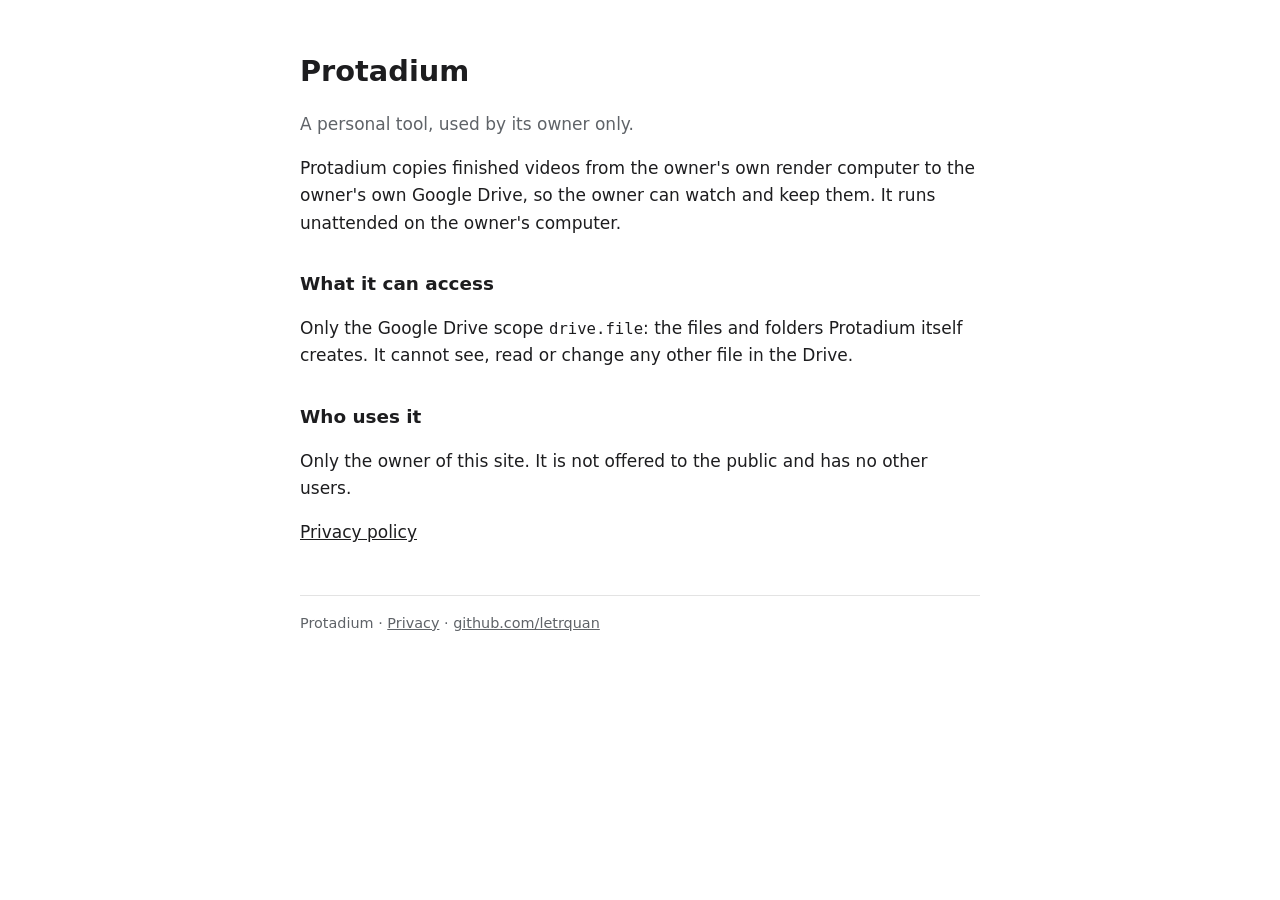
<file: index.html>
<!doctype html>
<html lang="en">
<head>
<meta charset="utf-8">
<meta name="viewport" content="width=device-width, initial-scale=1">
<title>Protadium</title>
<link rel="stylesheet" href="style.css">
</head>
<body>
<main>
<h1>Protadium</h1>
<p class="sub">A personal tool, used by its owner only.</p>

<p>Protadium copies finished videos from the owner's own render computer to the owner's own Google Drive, so the
owner can watch and keep them. It runs unattended on the owner's computer.</p>

<h2>What it can access</h2>
<p>Only the Google Drive scope <code>drive.file</code>: the files and folders Protadium itself creates. It cannot see,
read or change any other file in the Drive.</p>

<h2>Who uses it</h2>
<p>Only the owner of this site. It is not offered to the public and has no other users.</p>

<p><a href="privacy.html">Privacy policy</a></p>

<footer>Protadium &middot; <a href="privacy.html">Privacy</a> &middot; <a href="https://github.com/letrquan">github.com/letrquan</a></footer>
</main>
</body>
</html>
</file>
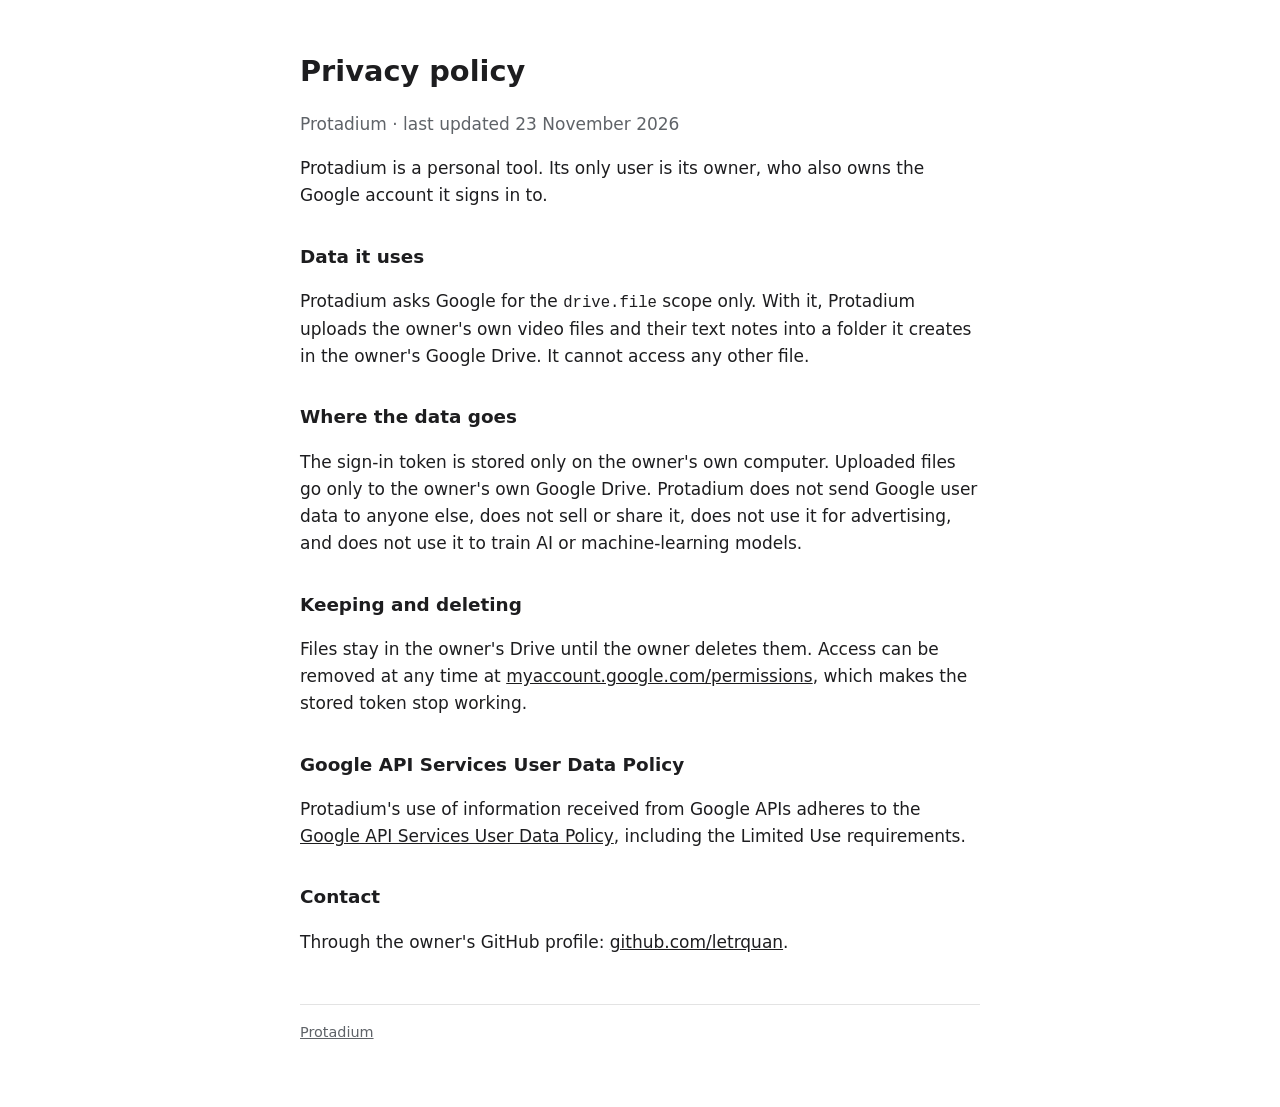
<file: privacy.html>
<!doctype html>
<html lang="en">
<head>
<meta charset="utf-8">
<meta name="viewport" content="width=device-width, initial-scale=1">
<title>Protadium privacy policy</title>
<link rel="stylesheet" href="style.css">
</head>
<body>
<main>
<h1>Privacy policy</h1>
<p class="sub">Protadium &middot; last updated 23 November 2026</p>

<p>Protadium is a personal tool. Its only user is its owner, who also owns the Google account it signs in to.</p>

<h2>Data it uses</h2>
<p>Protadium asks Google for the <code>drive.file</code> scope only. With it, Protadium uploads the owner's own video
files and their text notes into a folder it creates in the owner's Google Drive. It cannot access any other file.</p>

<h2>Where the data goes</h2>
<p>The sign-in token is stored only on the owner's own computer. Uploaded files go only to the owner's own Google
Drive. Protadium does not send Google user data to anyone else, does not sell or share it, does not use it for
advertising, and does not use it to train AI or machine-learning models.</p>

<h2>Keeping and deleting</h2>
<p>Files stay in the owner's Drive until the owner deletes them. Access can be removed at any time at
<a href="https://myaccount.google.com/permissions">myaccount.google.com/permissions</a>, which makes the stored
token stop working.</p>

<h2>Google API Services User Data Policy</h2>
<p>Protadium's use of information received from Google APIs adheres to the
<a href="https://developers.google.com/terms/api-services-user-data-policy">Google API Services User Data Policy</a>,
including the Limited Use requirements.</p>

<h2>Contact</h2>
<p>Through the owner's GitHub profile: <a href="https://github.com/letrquan">github.com/letrquan</a>.</p>

<footer><a href="index.html">Protadium</a></footer>
</main>
</body>
</html>
</file>
<file: style.css>
:root { --bg: #ffffff; --fg: #1d1d1f; --muted: #5f6368; --line: #e3e3e3; }
@media (prefers-color-scheme: dark) { :root { --bg: #16171a; --fg: #ececec; --muted: #a0a4ab; --line: #2c2e33; } }
body { margin: 0; background: var(--bg); color: var(--fg); font: 17px/1.6 system-ui, -apple-system, "Segoe UI", sans-serif; }
main { max-width: 680px; margin: 0 auto; padding: 48px 16px 64px; }
h1 { font-size: 1.8rem; margin: 0 0 4px; }
h2 { font-size: 1.15rem; margin: 32px 0 8px; }
p.sub, footer { color: var(--muted); }
footer { margin-top: 48px; padding-top: 16px; border-top: 1px solid var(--line); font-size: 0.9rem; }
a { color: inherit; }
code { font-size: 0.92em; }
</file>
